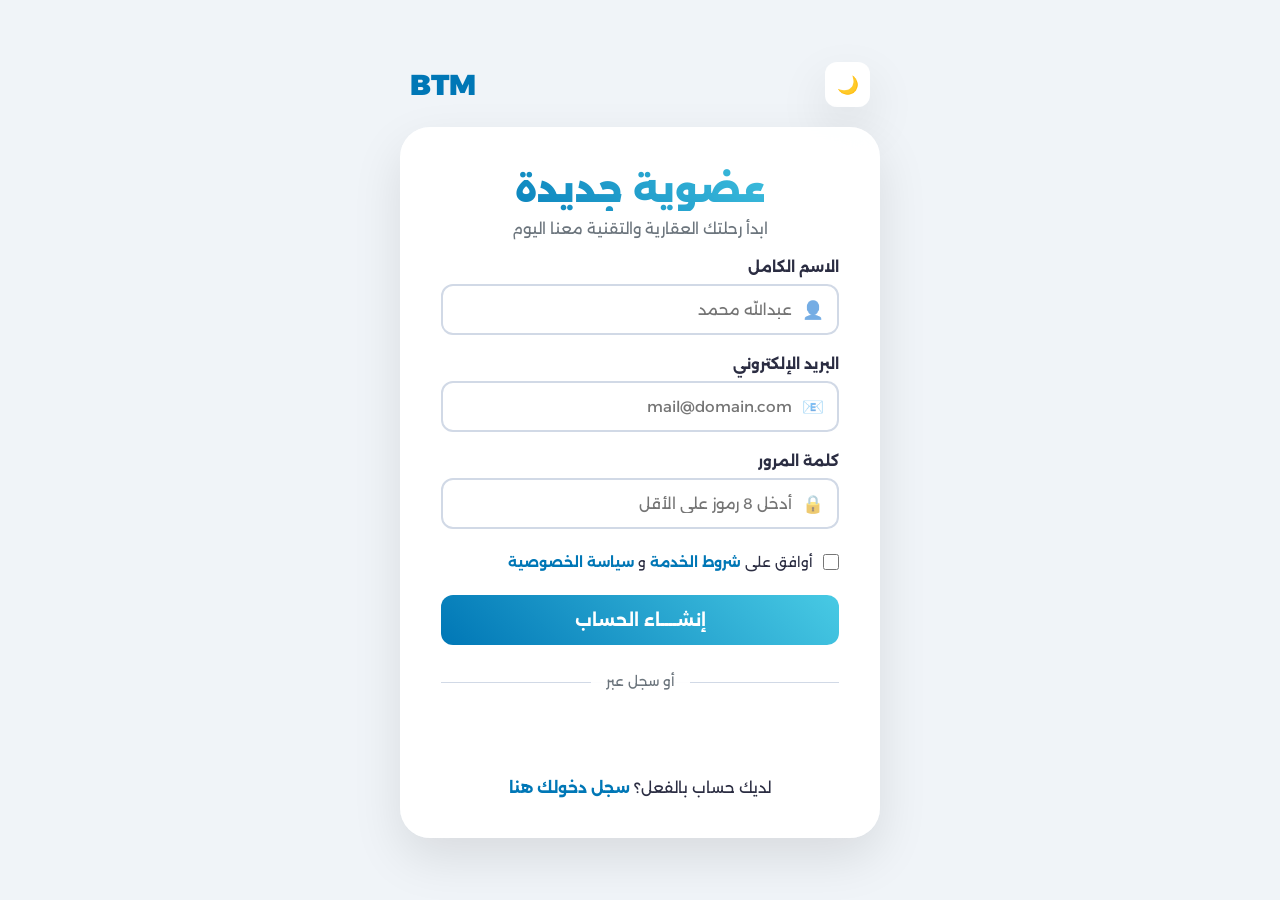
<file: createac.html>
<!DOCTYPE html>
<html lang="ar" dir="rtl">
<head>
    <meta charset="UTF-8">
    <meta name="viewport" content="width=device-width, initial-scale=1.0">
    <title>إنشاء حساب | البريق التقني المميز</title>
    <link rel="stylesheet" href="createac.css">
    <script src="https://accounts.google.com/gsi/client" async defer></script>
</head>
<body>
    <script src="color.js"></script>

    <div class="auth-wrapper">
        
        <nav class="auth-nav">
            <button id="darkModeToggle" class="theme-btn">🌙</button>
            <a href="index.html" class="logo-text">BTM</a>
        </nav>

        <main class="auth-card">
            <div class="card-header">
                <h1 class="h">عضوية جديدة</h1>
                <p class="subtitle">ابدأ رحلتك العقارية والتقنية معنا اليوم</p>
            </div>

            <form class="auth-form" onsubmit="event.preventDefault(); handleAuth('register');">
                
                <div class="input-wrapper">
                    <label for="username">الاسم الكامل</label>
                    <div class="input-box">
                        <span class="icon">👤</span>
                        <input type="text" id="username" placeholder="عبدالله محمد" required>
                    </div>
                </div>

                <div class="input-wrapper">
                    <label for="email">البريد الإلكتروني</label>
                    <div class="input-box">
                        <span class="icon">📧</span>
                        <input type="email" id="email" placeholder="mail@domain.com" required>
                    </div>
                </div>

                <div class="input-wrapper">
                    <label for="password">كلمة المرور</label>
                    <div class="input-box">
                        <span class="icon">🔒</span>
                        <input type="password" id="password" placeholder="أدخل 8 رموز على الأقل" required>
                    </div>
                </div>

                <div class="terms-check">
                    <input type="checkbox" id="terms" required>
                    <label for="terms">أوافق على <a href="#">شروط الخدمة</a> و <a href="#">سياسة الخصوصية</a></label>
                </div>

                <button type="submit" class="submit-btn" id="submitBtn">إنشــــاء الحساب</button>

                <div class="divider">
                    <span>أو سجل عبر</span>
                </div>
                
                <div class="google-outer-container">
                    <div id="googleBtn"></div>
                </div>

                <div id="statusMessage" class="status-msg"></div>
            </form>

            <footer class="card-footer">
                <p>لديك حساب بالفعل؟ <a href="signin.html">سجل دخولك هنا</a></p>
            </footer>
        </main>
    </div>

    <script src="app.js"></script>
</body>
</html>
</file>
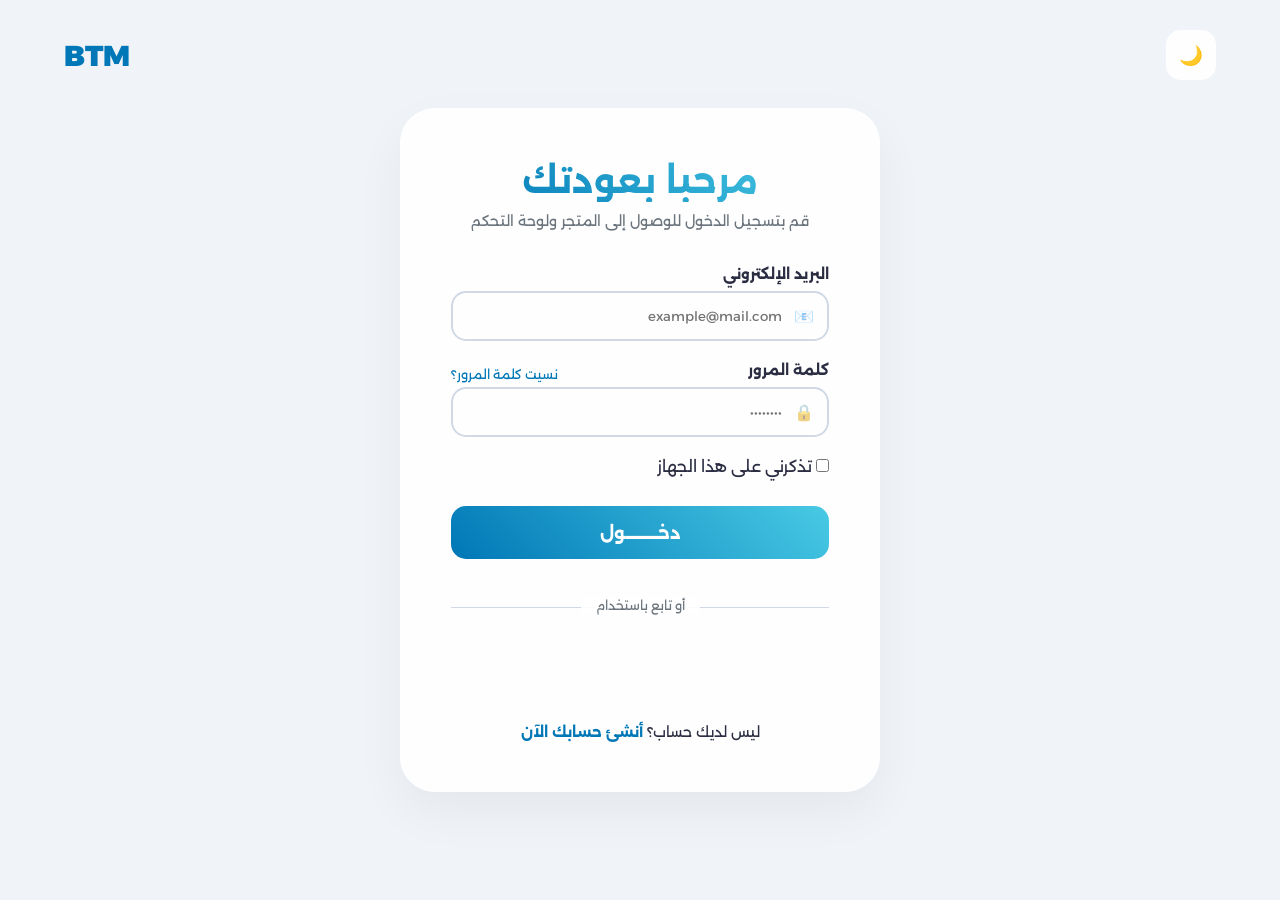
<file: signin.html>
<!DOCTYPE html>
<html lang="ar" dir="rtl">
<head>
    <meta charset="UTF-8">
    <meta name="viewport" content="width=device-width, initial-scale=1.0">
    <title>تسجيل الدخول | البريق التقني المميز</title>
    <link rel="stylesheet" href="signin.css">
    <script src="https://accounts.google.com/gsi/client" async defer></script>
</head>
<body>
    <script src="color.js"></script>

    <div class="auth-wrapper">
        
        <nav class="auth-nav">
            <button id="darkModeToggle" class="theme-btn">🌙</button>
            <a href="index.html" class="logo-text">BTM</a>
        </nav>

        <main class="auth-card">
            <div class="card-header">
                <h1 class="h">مرحباً بعودتك</h1>
                <p class="subtitle">قم بتسجيل الدخول للوصول إلى المتجر ولوحة التحكم</p>
            </div>

            <form class="auth-form" onsubmit="event.preventDefault(); handleAuth('login');">
                
                <div class="input-wrapper">
                    <label for="email">البريد الإلكتروني</label>
                    <div class="input-box">
                        <span class="icon">📧</span>
                        <input type="email" id="email" placeholder="example@mail.com" required>
                    </div>
                </div>

                <div class="input-wrapper">
                    <div class="label-row">
                        <label for="password">كلمة المرور</label>
                        <a href="#" class="forgot-pass">نسيت كلمة المرور؟</a>
                    </div>
                    <div class="input-box">
                        <span class="icon">🔒</span>
                        <input type="password" id="password" placeholder="••••••••" required>
                    </div>
                </div>

                <div class="remember-me">
                    <input type="checkbox" id="remember">
                    <label for="remember">تذكرني على هذا الجهاز</label>
                </div>

                <button type="submit" class="submit-btn" id="submitBtn">دخــــــــول</button>

                <div class="divider">
                    <span>أو تابع باستخدام</span>
                </div>

                <div class="google-outer-container">
                    <div id="googleBtn"></div>
                </div>

                <div id="statusMessage" class="status-msg"></div>
            </form>

            <footer class="card-footer">
                <p>ليس لديك حساب؟ <a href="createac.html">أنشئ حسابك الآن</a></p>
            </footer>
        </main>
    </div>

    <script src="app.js"></script>
</body>
</html>
</file>
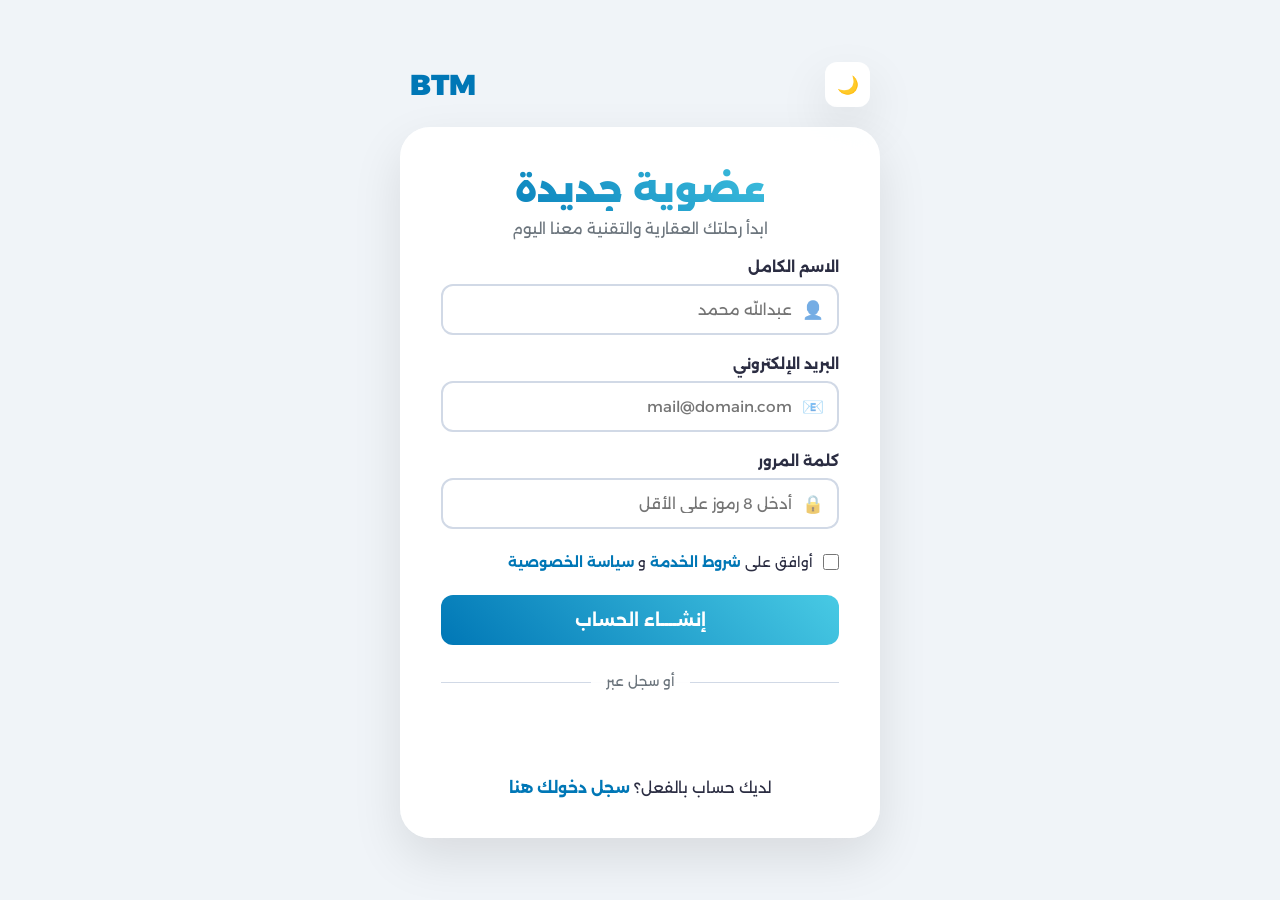
<file: store.html>
<!DOCTYPE html>
<html lang="ar" dir="rtl">
<head>
    <meta charset="UTF-8">
    <meta name="viewport" content="width=device-width, initial-scale=1.0">
    <title>المتجر الرقمي | BTM</title>
    <link rel="stylesheet" href="store.css">

    <script>
        // تحقق مما إذا كان المستخدم مسجلاً في الـ localStorage
        const isLoggedIn = localStorage.getItem('isLoggedIn'); 

        if (isLoggedIn !== 'true') {
            // إذا لم يكن مسجلاً، وجهه فوراً لصفحة تسجيل الدخول (استبدل login.html بمسار صفحتك)
            window.location.href = 'createac.html'; 
        }
    </script>


</head>
<body>
    <script src="color.js"></script>

    <header class="store-header">
        <div class="header-container">
            <div class="right-nav">
                <a href="index.html" class="logo">BTM</a>
                <nav class="nav-links">
                    <a href="index.html">الرئيسية</a>
                    <a href="store.html" class="active">المتجر</a>
                    <a href="#">العقارات</a>
                    <a href="#">الأنظمة الأمنية</a>
                </nav>
            </div>
            
            <div class="left-nav">
                <button id="darkModeToggle" class="theme-btn">🌙</button>
                
                <div class="cart-icon-wrapper" onclick="toggleCartSidebar()">
                    <span class="cart-icon">🛒</span>
                    <span class="cart-badge" id="cartBadge">0</span>
                </div>

                <div class="user-profile-wrapper" onclick="toggleDropdown()">
                    <div class="profile-trigger">
                        <span id="displayUsername">مستكشف BTM</span>
                        <span class="arrow">▼</span>
                    </div>
                    <div id="userMenu" class="dropdown-menu">
                        <a href="#">حسابي</a>
                        <a href="#">طلباتي</a>
                        <button onclick="logout()" id="logoutLink" class="logout-btn">تسجيل الخروج</button>
                    </div>
                </div>
            </div>
        </div>
    </header>

    <div class="blob blob-1"></div>
    <div class="blob blob-2"></div>

    <main class="store-layout">
        <aside class="filter-sidebar">
            <h3>التصنيفات</h3>
            <ul class="category-list">
                <li class="active"><span class="cat-icon">📱</span> الكل</li>
                <li><span class="cat-icon">🏠</span> عقارات مميزة</li>
                <li><span class="cat-icon">📹</span> كاميرات مراقبة</li>
                <li><span class="cat-icon">🔒</span> أنظمة أمان ذكية</li>
                <li><span class="cat-icon">🛠️</span> قطع صيانة هاردوير</li>
            </ul>
        </aside>

        <section class="products-section">
            <div class="section-title-row">
                <h2>أحدث المنتجات والخدمات</h2>
                <span class="results-count">تم العثور على 5 عناصر</span>
            </div>

            <div class="products-grid" id="productsGrid">
            </div>
        </section>
    </main>

    <div class="cart-sidebar" id="cartSidebar">
        <div class="cart-sidebar-header">
            <h4>سلة المشتريات</h4>
            <button class="close-cart-btn" onclick="toggleCartSidebar()">✕</button>
        </div>
        <div class="cart-items-container" id="cartItemsContainer">
            <div class="empty-cart-msg">
                <span class="empty-icon">🛒</span>
                <p>السلة فارغة حالياً</p>
            </div>
        </div>
        <div class="cart-sidebar-footer">
            <div class="total-row">
                <span>المجموع الكلي:</span>
                <span id="cartTotalSum">0.00$</span>
            </div>
            <button class="checkout-btn" onclick="goToCheckout()">الانتهاء والطلب عبر الواتساب</button>
        </div>
    </div>

    <script src="store.js"></script>
    <script src="app.js"></script>
</body>
</html>
</file>
<file: createac.css>
@font-face {
    font-family: 'al';
    src: url('ALF.ttf') format('truetype');
}

:root {
    --primary: #0077b6;
    --secondary: #48cae4;
    --bg-page: #f0f4f8;
    --bg-card: rgba(255, 255, 255, 0.95);
    --text-main: #2b2d42;
    --text-muted: #6c757d;
    --input-border: #d1d9e6;
    --shadow: 0 20px 50px rgba(0, 0, 0, 0.1);
    --glass-border: rgba(255, 255, 255, 0.5);
}

body.dark-mode {
    --primary: #00ff00;
    --secondary: #008000;
    --bg-page: #000000;
    --bg-card: rgba(15, 15, 15, 0.98);
    --text-main: #00ff00;
    --text-muted: #008000;
    --input-border: #004d00;
    --shadow: 0 10px 30px rgba(0, 255, 0, 0.15);
    --glass-border: rgba(0, 255, 0, 0.2);
}

* {
    margin: 0;
    padding: 0;
    box-sizing: border-box;
    font-family: 'al', sans-serif;
}

body {
    background-color: var(--bg-page);
    color: var(--text-main);
    transition: background 0.4s ease;
    min-height: 100vh;
    display: flex;
    align-items: center;
    justify-content: center;
    padding: 40px 20px; /* يعطي مساحة أمان علوية وسفلية تمنع الالتصاق بالحواف */
}

.auth-wrapper {
    width: 100%;
    max-width: 480px; /* نحدد العرض الأقصى هنا للمجموعة كاملة */
    display: flex;
    flex-direction: column;
    align-items: center;
    justify-content: center;
    gap: 20px; /* مسافة ثابتة ومتساوية بين الهيدر (BTM) وبين الكارد */
    position: relative;
    z-index: 2;
}

/* الأشكال في الخلفية */
.blob {
    position: absolute;
    width: 500px;
    height: 500px;
    background: var(--primary);
    filter: blur(130px);
    opacity: 0.12;
    z-index: -1;
    border-radius: 50%;
}
.blob-1 { top: -100px; left: -100px; }
.blob-2 { bottom: -100px; right: -100px; background: var(--secondary); }

/* الهيدر العلوي للكارد */
.auth-nav {
    width: 100%;
    display: flex;
    justify-content: space-between;
    align-items: center;
    padding: 0 10px; /* يضمن عدم خروج النصوص عن أطراف الكارد */
}

.theme-btn {
    background: var(--bg-card);
    border: 1px solid var(--glass-border);
    width: 45px;
    height: 45px;
    border-radius: 12px;
    cursor: pointer;
    font-size: 1.1rem;
    display: flex;
    align-items: center;
    justify-content: center;
    transition: 0.3s;
    box-shadow: var(--shadow);
}

.theme-btn:hover {
    transform: rotate(15deg);
}

.logo-text {
    font-size: 1.8rem;
    font-weight: 900;
    color: var(--primary);
    text-decoration: none;
}

/* الكارد الرئيسي المصلح */
.auth-card {
    background: var(--bg-card);
    backdrop-filter: blur(20px);
    -webkit-backdrop-filter: blur(20px);
    width: 100%;
    padding: 40px;
    border-radius: 30px;
    border: 1px solid var(--glass-border);
    box-shadow: var(--shadow);
    display: flex;
    flex-direction: column;
    gap: 20px;
}

.card-header {
    text-align: center;
}

.h {
    font-size: 2.2rem;
    font-weight: 900;
    margin-bottom: 8px;
    background: linear-gradient(45deg, var(--primary), var(--secondary));
    -webkit-background-clip: text;
    background-clip: text;
    -webkit-text-fill-color: transparent;
}

.subtitle {
    color: var(--text-muted);
    font-size: 0.95rem;
}

/* نموذج الإدخال (ترتيب رأسي ثابت لمنع التداخل) */
.auth-form {
    display: flex;
    flex-direction: column;
    gap: 20px;
    width: 100%;
}

.input-wrapper {
    display: flex;
    flex-direction: column;
    gap: 8px;
    width: 100%;
}

.input-wrapper label {
    font-weight: bold;
    font-size: 0.9rem;
    text-align: right;
}

.input-box {
    position: relative;
    display: flex;
    align-items: center;
    width: 100%;
}

.input-box .icon {
    position: absolute;
    right: 15px;
    font-size: 1.1rem;
    opacity: 0.6;
    pointer-events: none;
}

.input-box input {
    width: 100%;
    padding: 14px 45px 14px 15px; /* مسافة داخلية مريحة لمنع التفاف النص */
    border-radius: 12px;
    border: 2px solid var(--input-border);
    background: transparent;
    color: var(--text-main);
    outline: none;
    font-size: 0.95rem;
    transition: 0.3s ease;
}

.input-box input:focus {
    border-color: var(--primary);
    box-shadow: 0 0 10px rgba(0, 119, 182, 0.15);
}

/* الشروط والأحكام */
.terms-check {
    display: flex;
    align-items: center;
    gap: 10px;
    font-size: 0.85rem;
    margin: 5px 0;
}

.terms-check input[type="checkbox"] {
    width: 16px;
    height: 16px;
    cursor: pointer;
}

.terms-check a {
    color: var(--primary);
    text-decoration: none;
    font-weight: bold;
}

/* زر إنشاء الحساب */
.submit-btn {
    background: linear-gradient(45deg, var(--primary), var(--secondary));
    color: white;
    border: none;
    padding: 15px;
    border-radius: 12px;
    font-size: 1.05rem;
    font-weight: bold;
    cursor: pointer;
    transition: 0.3s;
    width: 100%;
}

body.dark-mode .submit-btn {
    color: #000000;
}

.submit-btn:hover {
    transform: translateY(-2px);
    box-shadow: 0 8px 20px rgba(0, 119, 182, 0.25);
}

/* الفاصل وزر جوجل */
.divider {
    text-align: center;
    border-bottom: 1px solid var(--input-border);
    line-height: 0.1em;
    margin: 15px 0 5px;
}

.divider span {
    background: var(--bg-card);
    padding: 0 15px;
    color: var(--text-muted);
    font-size: 0.85rem;
}

.google-container {
    display: flex;
    justify-content: center;
    width: 100%;
    min-height: 40px;
}

.status-msg {
    text-align: center;
    font-size: 0.85rem;
    min-height: 20px;
}

.card-footer {
    text-align: center;
    font-size: 0.95rem;
    margin-top: 10px;
}

.card-footer a {
    color: var(--primary);
    text-decoration: none;
    font-weight: bold;
}

/* استجابة الشاشات الصغيرة جداً */
@media (max-width: 480px) {
    .auth-card {
        padding: 30px 20px;
    }
    .h {
        font-size: 1.8rem;
    }
}
</file>
<file: signin.css>
@font-face {
    font-family: 'al';
    src: url('ALF.ttf') format('truetype');
}

:root {
    --primary: #0077b6;
    --secondary: #48cae4;
    --bg-page: #f0f4f8;
    --bg-card: rgba(255, 255, 255, 0.9);
    --text-main: #2b2d42;
    --text-muted: #6c757d;
    --input-border: #d1d9e6;
    --shadow: 0 20px 50px rgba(0, 0, 0, 0.05);
    --glass-border: rgba(255, 255, 255, 0.5);
}

/* الوضع الداكن - أسود وأخضر */
body.dark-mode {
    --primary: #00ff00;
    --secondary: #008000;
    --bg-page: #000000;
    --bg-card: rgba(15, 15, 15, 0.95);
    --text-main: #00ff00;
    --text-muted: #008000;
    --input-border: #004d00;
    --shadow: 0 10px 30px rgba(0, 255, 0, 0.1);
    --glass-border: rgba(0, 255, 0, 0.2);
}

* {
    margin: 0;
    padding: 0;
    box-sizing: border-box;
    font-family: 'al', sans-serif;
}

body {
    background-color: var(--bg-page);
    color: var(--text-main);
    transition: background 0.5s ease;
    overflow-x: hidden;
    min-height: 100vh;
}

.auth-wrapper {
    width: 100%;
    min-height: 100vh;
    display: flex;
    flex-direction: column;
    align-items: center;
    justify-content: center;
    padding: 20px;
    position: relative;
}

/* الأشكال المتحركة في الخلفية */
.blob {
    position: absolute;
    width: 400px;
    height: 400px;
    background: var(--primary);
    filter: blur(100px);
    opacity: 0.15;
    z-index: -1;
    border-radius: 50%;
    animation: move 10s infinite alternate;
}

.blob-1 { top: -100px; left: -100px; }
.blob-2 { bottom: -100px; right: -100px; background: var(--secondary); }

@keyframes move {
    from { transform: translate(0, 0); }
    to { transform: translate(50px, 100px); }
}

/* الناف بار الصغير */
.auth-nav {
    position: absolute;
    top: 30px;
    width: 90%;
    max-width: 1200px;
    display: flex;
    justify-content: space-between;
    align-items: center;
}

.theme-btn {
    background: var(--bg-card);
    border: 1px solid var(--glass-border);
    width: 50px;
    height: 50px;
    border-radius: 15px;
    cursor: pointer;
    font-size: 1.2rem;
    transition: 0.3s;
}

.logo-text {
    font-size: 1.8rem;
    font-weight: 900;
    color: var(--primary);
    text-decoration: none;
}

/* الكارد الرئيسي */
.auth-card {
    background: var(--bg-card);
    backdrop-filter: blur(20px);
    width: 100%;
    max-width: 480px;
    padding: 50px;
    border-radius: 35px;
    border: 1px solid var(--glass-border);
    box-shadow: var(--shadow);
    transform: translateY(0);
    transition: 0.4s;
}

.auth-card:hover {
    transform: translateY(-5px);
}

.card-header { text-align: center; margin-bottom: 35px; }

.h {
    font-size: 2.2rem;
    margin-bottom: 10px;
    background: linear-gradient(45deg, var(--primary), var(--secondary));
    -webkit-background-clip: text;
    background-clip: text;
    -webkit-text-fill-color: transparent;
}

.subtitle { color: var(--text-muted); font-size: 0.9rem; }

/* الحقول */
.auth-form { display: flex; flex-direction: column; gap: 20px; }

.input-wrapper label {
    display: block;
    margin-bottom: 8px;
    font-weight: bold;
    font-size: 0.9rem;
}

.input-box {
    position: relative;
    display: flex;
    align-items: center;
}

.input-box .icon {
    position: absolute;
    right: 15px;
    opacity: 0.5;
}

.input-box input {
    width: 100%;
    padding: 15px 45px 15px 15px;
    border-radius: 15px;
    border: 2px solid var(--input-border);
    background: transparent;
    color: var(--text-main);
    outline: none;
    transition: 0.3s;
}

.input-box input:focus {
    border-color: var(--primary);
    box-shadow: 0 0 15px rgba(0, 119, 182, 0.1);
}

.label-row {
    display: flex;
    justify-content: space-between;
    align-items: center;
}

.forgot-pass {
    font-size: 0.8rem;
    color: var(--primary);
    text-decoration: none;
}

/* زر الإرسال */
.submit-btn {
    background: linear-gradient(45deg, var(--primary), var(--secondary));
    color: white;
    border: none;
    padding: 16px;
    border-radius: 15px;
    font-size: 1.1rem;
    font-weight: bold;
    cursor: pointer;
    transition: 0.3s;
    margin-top: 10px;
}

body.dark-mode .submit-btn { color: #000; }

.submit-btn:hover {
    transform: scale(1.02);
    box-shadow: 0 8px 25px rgba(0, 119, 182, 0.3);
}

/* جوجل */
.divider {
    text-align: center;
    border-bottom: 1px solid var(--input-border);
    line-height: 0.1em;
    margin: 25px 0;
}

.divider span {
    background: var(--bg-card);
    padding: 0 15px;
    color: var(--text-muted);
    font-size: 0.8rem;
}

.google-container {
    display: flex;
    justify-content: center;
}

.status-msg {
    text-align: center;
    font-size: 0.85rem;
    min-height: 20px;
}

.card-footer {
    margin-top: 30px;
    text-align: center;
    font-size: 0.9rem;
}

.card-footer a {
    color: var(--primary);
    text-decoration: none;
    font-weight: bold;
}

.page-footer {
    margin-top: 40px;
    font-size: 0.8rem;
    opacity: 0.5;
}
</file>
<file: store.css>
@font-face {
    font-family: 'al';
    src: url('ALF.ttf') format('truetype');
}

:root {
    --primary: #0077b6;
    --secondary: #48cae4;
    --bg-page: #f4f7fa;
    --bg-card: rgba(255, 255, 255, 0.85);
    --text-main: #2b2d42;
    --text-muted: #6c757d;
    --border-glass: rgba(255, 255, 255, 0.4);
    --input-border: #e2e8f0;
    --shadow-sm: 0 5px 15px rgba(0,0,0,0.05);
    --shadow-md: 0 10px 30px rgba(0,0,0,0.08);
}

body.dark-mode {
    --primary: #00ff00;
    --secondary: #008000;
    --bg-page: #070707;
    --bg-card: rgba(18, 18, 18, 0.92);
    --text-main: #00ff00;
    --text-muted: #008000;
    --border-glass: rgba(0, 255, 0, 0.15);
    --input-border: #004d00;
    --shadow-sm: 0 5px 15px rgba(0,255,0,0.05);
    --shadow-md: 0 10px 30px rgba(0,255,0,0.12);
}

* {
    margin: 0;
    padding: 0;
    box-sizing: border-box;
    font-family: 'al', sans-serif;
}

body {
    background-color: var(--bg-page);
    color: var(--text-main);
    transition: background 0.3s ease, color 0.3s ease;
    min-height: 100vh;
    overflow-x: hidden;
}

/* الأشكال الهلامية بالخلفية */
.blob {
    position: fixed;
    width: 400px;
    height: 400px;
    border-radius: 50%;
    filter: blur(120px);
    opacity: 0.08;
    z-index: -1;
}
.blob-1 { top: 10%; right: -100px; background: var(--primary); }
.blob-2 { bottom: 10%; left: -100px; background: var(--secondary); }

/* الهيدر العلوي النظيف والشفاف */
.store-header {
    background: var(--bg-card);
    backdrop-filter: blur(15px);
    -webkit-backdrop-filter: blur(15px);
    border-bottom: 1px solid var(--border-glass);
    position: sticky;
    top: 0;
    z-index: 100;
    box-shadow: var(--shadow-sm);
}

.header-container {
    max-width: 1300px;
    margin: 0 auto;
    padding: 15px 20px;
    display: flex;
    justify-content: space-between;
    align-items: center;
}

.right-nav, .left-nav {
    display: flex;
    align-items: center;
    gap: 25px;
}

.logo {
    font-size: 1.8rem;
    font-weight: 900;
    color: var(--primary);
    text-decoration: none;
}

.nav-links {
    display: flex;
    gap: 20px;
}

.nav-links a {
    color: var(--text-main);
    text-decoration: none;
    font-size: 0.95rem;
    font-weight: 500;
    transition: 0.2s;
}

.nav-links a.active, .nav-links a:hover {
    color: var(--primary);
}

/* الأزرار العلوية والسلة */
.theme-btn {
    background: transparent;
    border: 1px solid var(--border-glass);
    width: 38px;
    height: 38px;
    border-radius: 10px;
    cursor: pointer;
    font-size: 1rem;
    display: flex;
    align-items: center;
    justify-content: center;
    transition: 0.3s;
    background: var(--bg-card);
}

.cart-icon-wrapper {
    position: relative;
    cursor: pointer;
    background: var(--bg-card);
    border: 1px solid var(--border-glass);
    width: 38px;
    height: 38px;
    border-radius: 10px;
    display: flex;
    align-items: center;
    justify-content: center;
    font-size: 1.1rem;
}

.cart-badge {
    position: absolute;
    top: -5px;
    left: -5px;
    background: var(--primary);
    color: white;
    font-size: 0.75rem;
    padding: 2px 6px;
    border-radius: 20px;
    font-weight: bold;
}
body.dark-mode .cart-badge { color: #000; }

/* قائمة الحساب المنسدلة */
.user-profile-wrapper {
    position: relative;
    cursor: pointer;
}
.profile-trigger {
    display: flex;
    align-items: center;
    gap: 8px;
    font-size: 0.95rem;
    font-weight: bold;
}
.dropdown-menu {
    position: absolute;
    top: 130%;
    left: 0;
    background: var(--bg-card);
    border: 1px solid var(--border-glass);
    box-shadow: var(--shadow-md);
    border-radius: 12px;
    min-width: 150px;
    display: none;
    flex-direction: column;
    overflow: hidden;
}
.dropdown-menu.show { display: flex; }
.dropdown-menu a, .dropdown-menu button {
    padding: 12px 15px;
    text-decoration: none;
    color: var(--text-main);
    font-size: 0.88rem;
    text-align: right;
    background: transparent;
    border: none;
    cursor: pointer;
    width: 100%;
}
.dropdown-menu a:hover, .dropdown-menu button:hover {
    background: rgba(0, 119, 182, 0.08);
}

/* تقسيم خطة المتجر العريضة */
.store-layout {
    max-width: 1300px;
    margin: 40px auto;
    padding: 0 20px;
    display: flex;
    gap: 30px;
}

/* شريط التصفية الجانبي الصغير الحجم */
.filter-sidebar {
    width: 240px;
    background: var(--bg-card);
    border: 1px solid var(--border-glass);
    border-radius: 20px;
    padding: 20px;
    height: fit-content;
    box-shadow: var(--shadow-sm);
    flex-shrink: 0;
}

.filter-sidebar h3 {
    font-size: 1.1rem;
    margin-bottom: 15px;
    font-weight: 900;
}

.category-list {
    list-style: none;
    display: flex;
    flex-direction: column;
    gap: 8px;
}

.category-list li {
    padding: 12px 15px;
    border-radius: 10px;
    cursor: pointer;
    font-size: 0.9rem;
    display: flex;
    align-items: center;
    gap: 10px;
    transition: 0.2s;
}

.category-list li:hover, .category-list li.active {
    background: var(--primary);
    color: white;
    font-weight: bold;
}
body.dark-mode .category-list li:hover, body.dark-mode .category-list li.active { color: #000; }

/* قسم شبكة المنتجات المصغرة */
.products-section {
    flex-grow: 1;
}

.section-title-row {
    display: flex;
    justify-content: space-between;
    align-items: center;
    margin-bottom: 25px;
}

.section-title-row h2 { font-size: 1.4rem; font-weight: 900; }
.results-count { font-size: 0.85rem; color: var(--text-muted); }

/* شبكة الكروت المحكمة والأصغر حجماً (Grid) */
.products-grid {
    display: grid;
    grid-template-columns: repeat(auto-fill, minmax(210px, 1fr)); /* مربعات مصغرة ومحكمة وموزعة هندسياً بالتساوي */
    gap: 20px;
}

/* تصميم الكارت المصغر الفاخر المستوحى من دبل دبل */
.product-card {
    background: var(--bg-card);
    border: 1px solid var(--border-glass);
    border-radius: 22px;
    overflow: hidden;
    box-shadow: var(--shadow-sm);
    display: flex;
    flex-direction: column;
    transition: transform 0.3s cubic-bezier(0.175, 0.885, 0.32, 1.275), box-shadow 0.3s;
}

.product-card:hover {
    transform: translateY(-6px);
    box-shadow: var(--shadow-md);
}

/* حاوية الصورة بألوان باستيل هادئة منحنية */
.image-container {
    height: 160px;
    position: relative;
    display: flex;
    align-items: center;
    justify-content: center;
    margin: 10px;
    border-radius: 16px;
}

/* توزيع ألوان الخلفيات للمنتجات تماثلاً مع التصاميم المرفقة */
.bg-red { background: rgba(255, 75, 75, 0.08); }
.bg-green { background: rgba(75, 255, 130, 0.08); }
.bg-purple { background: rgba(160, 75, 255, 0.08); }
.bg-blue { background: rgba(75, 160, 255, 0.08); }
.bg-orange { background: rgba(255, 160, 75, 0.08); }

.prod-img {
    font-size: 3.5rem;
    transition: transform 0.3s ease;
}
.product-card:hover .prod-img {
    transform: scale(1.1) rotate(4deg);
}

/* النوتس والتاغات الصغيرة فوق الكارت */
.tag {
    position: absolute;
    top: 10px;
    right: 10px;
    background: rgba(255,255,255,0.9);
    color: #333;
    padding: 3px 10px;
    border-radius: 30px;
    font-size: 0.75rem;
    font-weight: bold;
    box-shadow: var(--shadow-sm);
}
.tag.hot { background: #ff4b4b; color: white; }
.tag.sold-out { background: #6c757d; color: white; }
.tag.discount { background: #ff9f4b; color: white; }

/* معلومات وتفاصيل المنتج المصغر */
.product-info {
    padding: 15px;
    display: flex;
    flex-direction: column;
    gap: 8px;
    flex-grow: 1;
}

.prod-title {
    font-size: 0.98rem;
    font-weight: 900;
    line-height: 1.3;
}

.prod-desc {
    font-size: 0.8rem;
    color: var(--text-muted);
    line-height: 1.4;
    display: -webkit-box;
    -webkit-line-clamp: 2;
    -webkit-box-orient: vertical;
    overflow: hidden;
    height: 36px;
}

/* سطر السعر والزر الدائري المصغر لجمع العناصر */
.price-row {
    display: flex;
    justify-content: space-between;
    align-items: center;
    margin-top: auto;
    padding-top: 10px;
}

.price {
    font-size: 1.1rem;
    font-weight: 900;
    color: var(--text-main);
}

.add-to-cart-btn {
    background: var(--primary);
    color: white;
    border: none;
    width: 32px;
    height: 32px;
    border-radius: 50%;
    cursor: pointer;
    font-size: 1.1rem;
    font-weight: bold;
    display: flex;
    align-items: center;
    justify-content: center;
    transition: 0.2s;
}
body.dark-mode .add-to-cart-btn { color: #000; }

.add-to-cart-btn:hover {
    transform: scale(1.15);
}

/* معالجة حالة المنتجات غير المتوفرة (أويستر) */
.product-card.out-of-stock {
    opacity: 0.65;
}
.product-card.out-of-stock .add-to-cart-btn {
    background: #6c757d;
    cursor: not-allowed;
}

/* نافذة السلة الجانبية المنبثقة الشفافة الفاخرة */
.cart-sidebar {
    position: fixed;
    top: 0;
    left: -340px; /* مخفية لليسار وتتحرك بالأنيميشن */
    width: 320px;
    height: 100vh;
    background: var(--bg-card);
    backdrop-filter: blur(25px);
    -webkit-backdrop-filter: blur(25px);
    border-right: 1px solid var(--border-glass);
    box-shadow: -10px 0 30px rgba(0,0,0,0.15);
    z-index: 1000;
    display: flex;
    flex-direction: column;
    transition: left 0.4s cubic-bezier(0.16, 1, 0.3, 1);
    padding: 25px;
}

.cart-sidebar.open {
    left: 0;
}

.cart-sidebar-header {
    display: flex;
    justify-content: space-between;
    align-items: center;
    margin-bottom: 20px;
    border-bottom: 1px solid var(--input-border);
    padding-bottom: 15px;
}
.cart-sidebar-header h4 { font-size: 1.2rem; font-weight: 900; }
.close-cart-btn { background: transparent; border: none; font-size: 1.2rem; cursor: pointer; color: var(--text-main); }

.cart-items-container {
    flex-grow: 1;
    overflow-y: auto;
    display: flex;
    flex-direction: column;
    gap: 15px;
}

.empty-cart-msg {
    text-align: center;
    margin-top: 50px;
    color: var(--text-muted);
}
.empty-icon { font-size: 3rem; display: block; margin-bottom: 10px; opacity: 0.3; }

.cart-item-row {
    display: flex;
    justify-content: space-between;
    align-items: center;
    background: rgba(255,255,255,0.05);
    border: 1px solid var(--input-border);
    padding: 12px;
    border-radius: 12px;
}
.item-details h5 { font-size: 0.88rem; font-weight: bold; margin-bottom: 3px; }
.item-details span { font-size: 0.85rem; color: var(--primary); font-weight: bold; }
.remove-item-btn { background: transparent; border: none; cursor: pointer; font-size: 1rem; }

.cart-sidebar-footer {
    border-top: 1px solid var(--input-border);
    padding-top: 20px;
    margin-top: 20px;
}

.total-row {
    display: flex;
    justify-content: space-between;
    font-size: 1.1rem;
    font-weight: 900;
    margin-bottom: 15px;
}

.checkout-btn {
    width: 100%;
    background: linear-gradient(45deg, var(--primary), var(--secondary));
    color: white;
    border: none;
    padding: 14px;
    border-radius: 12px;
    font-weight: bold;
    cursor: pointer;
    transition: 0.2s;
    font-size: 0.95rem;
}
body.dark-mode .checkout-btn { color: #000; }
.checkout-btn:hover { transform: translateY(-2px); }

/* التوافق الكامل مع الشاشات الصغيرة والكبيرة */
@media (max-width: 768px) {
    .store-layout { flex-direction: column; }
    .filter-sidebar { width: 100%; }
    .nav-links { display: none; }
}
</file>
